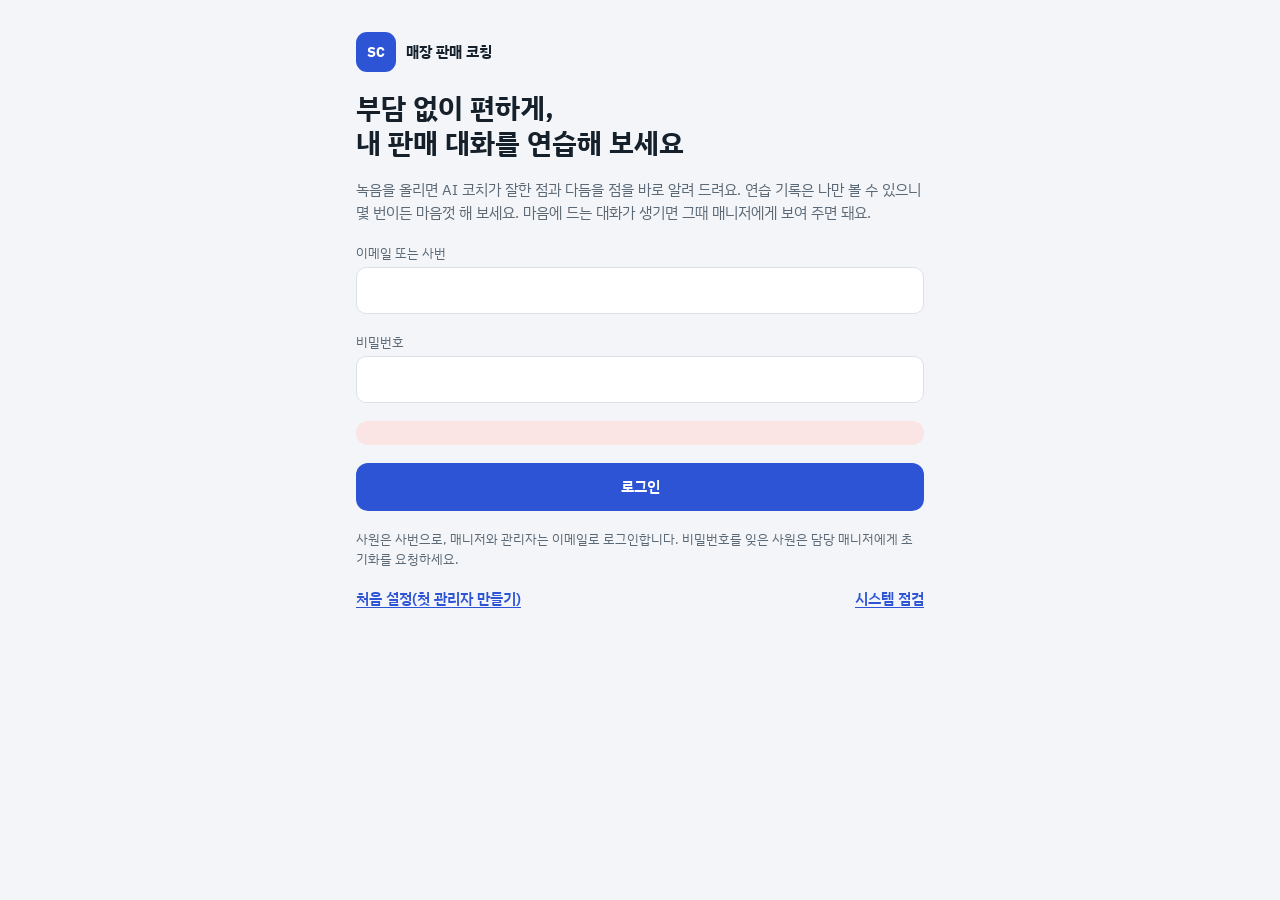
<file: coach/index.html>
<!doctype html>
<html lang="ko">
<head>
<meta charset="utf-8">
<meta name="viewport" content="width=device-width, initial-scale=1, viewport-fit=cover">
<title>매장 판매 코칭</title>
<meta name="description" content="판매 대화를 녹음해 올리면 AI가 교육자료 기준으로 코칭하고, 매니저가 평가하는 매장 판매 코칭 앱">
<meta name="theme-color" content="#2E54D6">
<meta name="apple-mobile-web-app-capable" content="yes">
<meta name="apple-mobile-web-app-title" content="판매코칭">
<link rel="manifest" href="manifest.webmanifest">
<link rel="icon" href="icons/icon.svg" type="image/svg+xml">
<link rel="apple-touch-icon" href="icons/icon-192.png">
<link rel="preconnect" href="https://fonts.googleapis.com">
<link rel="preconnect" href="https://fonts.gstatic.com" crossorigin>
<link rel="stylesheet" href="https://fonts.googleapis.com/css2?family=IBM+Plex+Mono:wght@500&family=IBM+Plex+Sans+KR:wght@400;500;600;700&display=swap">
<link rel="stylesheet" href="app/styles.css">
</head>
<body>
<div class="shell" id="app"><div class="boot">불러오는 중…</div></div>
<nav class="tabs" id="tabs" hidden><div class="tabs-in" id="tabs-in"></div></nav>
<div id="toast" class="toast" role="status" aria-live="polite" hidden></div>
<noscript>이 앱은 자바스크립트가 켜져 있어야 동작해요.</noscript>
<script type="module" src="app/main.js"></script>
</body>
</html>
</file>
<file: coach/app/styles.css>
:root{
  --bg:#F3F5F8;--surface:#FFFFFF;--surface-2:#EDF0F4;--line:#DCE1E8;
  --ink:#15202B;--muted:#5B6875;--accent:#2E54D6;--accent-ink:#FFFFFF;--accent-soft:#E3E9FB;
  --good:#16804F;--good-soft:#DFF2E8;--warn:#A86400;--warn-soft:#FBEED6;--bad:#C23636;--bad-soft:#FBE4E4;
  --shadow:0 1px 2px rgba(21,32,43,.06),0 4px 16px rgba(21,32,43,.06);
  --sans:"IBM Plex Sans KR","Apple SD Gothic Neo","Malgun Gothic",system-ui,sans-serif;
  --mono:"IBM Plex Mono",ui-monospace,"SFMono-Regular",Menlo,monospace;
}
@media (prefers-color-scheme:dark){:root:not([data-theme="light"]){
  color-scheme:dark;--bg:#0E1319;--surface:#161D26;--surface-2:#1D2631;--line:#2A3542;
  --ink:#E6ECF2;--muted:#94A1AF;--accent:#7D98F4;--accent-ink:#0E1319;--accent-soft:#1F2A4A;
  --good:#52C68F;--good-soft:#16301F;--warn:#E9A640;--warn-soft:#382A12;--bad:#F07878;--bad-soft:#3A1D20;
  --shadow:0 1px 2px rgba(0,0,0,.3);
}}
:root[data-theme="dark"]{
  color-scheme:dark;--bg:#0E1319;--surface:#161D26;--surface-2:#1D2631;--line:#2A3542;
  --ink:#E6ECF2;--muted:#94A1AF;--accent:#7D98F4;--accent-ink:#0E1319;--accent-soft:#1F2A4A;
  --good:#52C68F;--good-soft:#16301F;--warn:#E9A640;--warn-soft:#382A12;--bad:#F07878;--bad-soft:#3A1D20;
  --shadow:0 1px 2px rgba(0,0,0,.3);
}
*{box-sizing:border-box}
body{background:var(--bg);color:var(--ink);font-family:var(--sans);font-size:15px;line-height:1.55;-webkit-font-smoothing:antialiased}
button,input,select,textarea{font:inherit;color:inherit}
button{cursor:pointer}
:focus-visible{outline:2px solid var(--accent);outline-offset:2px}
.num{font-family:var(--mono);font-variant-numeric:tabular-nums}


.shell{max-width:600px;margin:0 auto;padding-inline:16px;padding-block:0 96px}
.topbar{position:sticky;top:env(safe-area-inset-top,0px);z-index:5;background:var(--bg);display:flex;align-items:center;gap:10px;padding-block:14px 10px;border-bottom:1px solid var(--line);margin-bottom:18px}
.topbar h1{font-size:19px;font-weight:700;margin:0;flex:1;text-wrap:balance}
.who{font-size:12.5px;color:var(--muted);text-align:right;line-height:1.35}
.back{border:0;background:var(--surface-2);border-radius:10px;width:36px;height:36px;display:grid;place-items:center}

.tabs{position:fixed;left:0;right:0;bottom:0;z-index:6;background:var(--surface);border-top:1px solid var(--line);padding-bottom:env(safe-area-inset-bottom,0px)}
.tabs-in{max-width:600px;margin:0 auto;display:grid;grid-auto-flow:column;grid-auto-columns:1fr}
.tabs button{border:0;background:none;padding:9px 4px 10px;display:flex;flex-direction:column;align-items:center;gap:3px;font-size:11.5px;color:var(--muted);position:relative}
.tabs button[aria-current="page"]{color:var(--accent);font-weight:600}
.tabs .dot{position:absolute;top:5px;left:calc(50% + 8px);background:var(--bad);color:#fff;font-size:10px;border-radius:999px;padding:0 5px;line-height:16px;font-family:var(--mono)}
svg.i{width:22px;height:22px;fill:none;stroke:currentColor;stroke-width:1.8;stroke-linecap:round;stroke-linejoin:round}

.stack{display:flex;flex-direction:column;gap:14px}
.sec-title{font-size:13px;font-weight:600;color:var(--muted);letter-spacing:.04em;margin:10px 0 -4px}
.panel{background:var(--surface);border:1px solid var(--line);border-radius:14px;padding:16px}
.panel h3{margin:0 0 10px;font-size:16px}
.tiles{display:grid;grid-template-columns:repeat(2,minmax(0,1fr));gap:10px}
.tile{background:var(--surface);border:1px solid var(--line);border-radius:14px;padding:13px 14px}
.tile .k{font-size:12.5px;color:var(--muted)}
.tile .v{font-family:var(--mono);font-size:26px;font-weight:500;line-height:1.2;margin-top:2px}
.tile .v small{font-size:13px;color:var(--muted);font-family:var(--sans)}
.delta{font-size:12.5px;font-family:var(--mono)}
.up{color:var(--good)}.down{color:var(--bad)}

.list{display:flex;flex-direction:column;background:var(--surface);border:1px solid var(--line);border-radius:14px;overflow:hidden}
.row{display:flex;align-items:center;gap:12px;padding:12px 14px;border:0;border-top:1px solid var(--line);background:none;text-align:left;width:100%}
.row:first-child{border-top:0}
button.row:hover{background:var(--surface-2)}
.row .main{flex:1;min-width:0}
.row .t{font-weight:600}
.row .s{font-size:13px;color:var(--muted);overflow:hidden;text-overflow:ellipsis;white-space:nowrap}
.score{font-family:var(--mono);font-size:18px;min-width:40px;text-align:right}
.avatar{width:36px;height:36px;border-radius:50%;background:var(--accent-soft);color:var(--accent);display:grid;place-items:center;font-weight:700;font-size:14px;flex:none}

.pill{display:inline-flex;align-items:center;gap:4px;border-radius:999px;padding:1px 9px;font-size:12px;font-weight:600;white-space:nowrap}
.p-good{background:var(--good-soft);color:var(--good)}
.p-warn{background:var(--warn-soft);color:var(--warn)}
.p-bad{background:var(--bad-soft);color:var(--bad)}
.p-info{background:var(--accent-soft);color:var(--accent)}
.p-mute{background:var(--surface-2);color:var(--muted)}
.chips{display:flex;flex-wrap:wrap;gap:6px}

.btn{border:0;border-radius:12px;padding:12px 16px;font-weight:600;background:var(--accent);color:var(--accent-ink);display:inline-flex;align-items:center;justify-content:center;gap:6px}
.btn.ghost{background:var(--surface-2);color:var(--ink)}
.btn.block{width:100%}
.btn:disabled{opacity:.45;cursor:not-allowed}
.btns{display:flex;gap:8px;flex-wrap:wrap}
.btns .btn{flex:1}

.stepper{display:grid;grid-template-columns:repeat(3,1fr);gap:6px}
.step{font-size:12.5px;color:var(--muted);border-top:3px solid var(--line);padding-top:6px}
.step.on{color:var(--ink);border-color:var(--accent);font-weight:600}
.step.done{border-color:var(--accent)}
.choice{border:1.5px solid var(--line);background:var(--surface);border-radius:12px;padding:12px 14px;text-align:left;display:flex;gap:12px;align-items:center;width:100%}
.choice[aria-pressed="true"]{border-color:var(--accent);background:var(--accent-soft)}
.choice .main{flex:1;min-width:0}
.grid2{display:grid;grid-template-columns:repeat(auto-fill,minmax(230px,1fr));gap:8px}
.drop{border:1.5px dashed var(--line);border-radius:14px;padding:22px 16px;text-align:center;background:var(--surface);display:flex;flex-direction:column;gap:10px;align-items:center}
.drop label{cursor:pointer}
.hint{font-size:13px;color:var(--muted)}
.note{font-size:13px;color:var(--muted);background:var(--surface-2);border-radius:10px;padding:10px 12px}

.stages{display:flex;flex-direction:column;gap:10px}
.stage{display:grid;grid-template-columns:22px 1fr auto;gap:10px;align-items:center;font-size:14px}
.stage .ic{width:22px;height:22px;border-radius:50%;border:2px solid var(--line);display:grid;place-items:center;font-size:12px}
.stage.done .ic{background:var(--good);border-color:var(--good);color:#fff}
.stage.run .ic{border-color:var(--accent);border-top-color:transparent;animation:spin 0.9s linear infinite}
.stage.wait{color:var(--muted)}
@keyframes spin{to{transform:rotate(360deg)}}
.bar{height:8px;background:var(--surface-2);border-radius:99px;overflow:hidden}
.bar i{display:block;height:100%;background:var(--accent);border-radius:99px;transition:width .25s}
.sizes{display:grid;grid-template-columns:1fr auto 1fr;align-items:center;gap:8px;text-align:center}
.sizes .v{font-family:var(--mono);font-size:22px}
.sizes .k{font-size:12px;color:var(--muted)}

.chart text{fill:var(--muted);font-size:11px;font-family:var(--sans)}
.chart .lbl{fill:var(--ink);font-size:12px}
.chart .grid{stroke:var(--line);stroke-width:1}
.legend{display:flex;gap:14px;font-size:12.5px;color:var(--muted);flex-wrap:wrap}
.legend span{display:inline-flex;align-items:center;gap:6px}
.sw{width:14px;height:8px;border-radius:3px;background:var(--accent);display:inline-block}
.sw.dot{width:9px;height:9px;border-radius:50%;background:var(--ink)}
.sw.low{background:var(--warn)}

.check{display:grid;grid-template-columns:auto 1fr;gap:4px 10px;padding:12px 0;border-top:1px solid var(--line)}
.check:first-of-type{border-top:0;padding-top:4px}
.check .req{font-weight:600;font-size:14.5px}
.check .ev{grid-column:2;font-size:13.5px;color:var(--muted);border-left:3px solid var(--line);padding-left:10px}
.check .ev .ts{font-family:var(--mono);font-size:12px;color:var(--accent)}
.check .type{grid-column:2;font-size:12px;color:var(--muted)}

.item{border-top:1px solid var(--line)}
.item:first-child{border-top:0}
.item-h{width:100%;border:0;background:none;display:flex;align-items:center;gap:10px;padding:12px 0;text-align:left}
.item-h .n{flex:1;font-weight:600}
.item-b{padding:0 0 14px;display:flex;flex-direction:column;gap:8px;font-size:14px}
.item-b p{margin:0}
.lab{font-size:12px;font-weight:600;letter-spacing:.03em;display:block;margin-bottom:2px}
.lab.b{color:var(--accent)}.lab.m{color:var(--warn)}
.scorebox{width:64px;border:1px solid var(--line);border-radius:8px;padding:4px 6px;background:var(--surface-2);font-family:var(--mono);text-align:right}
.tasks{margin:0;padding-left:20px;display:flex;flex-direction:column;gap:6px}
.meta{display:flex;flex-wrap:wrap;gap:6px 14px;font-size:13px;color:var(--muted)}
.banner{border-radius:12px;padding:12px 14px;font-size:14px;display:flex;gap:10px;align-items:flex-start}
.banner.warn{background:var(--warn-soft);color:var(--warn)}
.banner.good{background:var(--good-soft);color:var(--good)}
.banner.info{background:var(--accent-soft);color:var(--accent)}
.tbl{overflow-x:auto}
table{border-collapse:collapse;width:100%;font-size:14px}
th,td{padding:9px 8px;text-align:left;border-top:1px solid var(--line);white-space:nowrap}
th{font-size:12px;color:var(--muted);font-weight:600;border-top:0}
td.r,th.r{text-align:right}
.field{display:flex;flex-direction:column;gap:4px}
.field span{font-size:13px;color:var(--muted)}
.field input,.field select{border:1px solid var(--line);background:var(--surface);border-radius:10px;padding:11px 12px}

/* login */
.login{min-height:70vh;display:flex;flex-direction:column;justify-content:center;gap:18px;padding-block:32px}
.brand{display:flex;align-items:center;gap:10px}
.mark{width:40px;height:40px;border-radius:11px;background:var(--accent);color:var(--accent-ink);display:grid;place-items:center;font-weight:700;font-family:var(--mono)}
.login h1{font-size:28px;margin:0;line-height:1.25;text-wrap:balance}
.login p{margin:0;color:var(--muted)}
.rolepick{display:flex;flex-direction:column;gap:8px}
@media (prefers-reduced-motion:reduce){.stage.run .ic{animation:none}.bar i{transition:none}}
textarea{border:1px solid var(--line);background:var(--surface);border-radius:10px;padding:10px 12px;width:100%;min-height:76px;resize:vertical}
.cmp{display:grid;grid-template-columns:1fr 44px 70px;gap:8px;align-items:center;padding:9px 0;border-top:1px solid var(--line);font-size:14px}
.cmp:first-of-type{border-top:0}
.cmp.h{font-size:12px;color:var(--muted);font-weight:600;padding-top:0}
.cmp .ai{font-family:var(--mono);text-align:center;color:var(--muted)}
.cmp .gap{font-size:11.5px;color:var(--warn);font-weight:600}
.attempt{display:grid;grid-template-columns:auto 1fr auto;gap:10px;align-items:center;padding:11px 14px;border-top:1px solid var(--line);background:none;border-left:0;border-right:0;border-bottom:0;width:100%;text-align:left}
.attempt:first-child{border-top:0}
.attempt[aria-pressed="true"]{background:var(--accent-soft)}
.radio{width:18px;height:18px;border-radius:50%;border:2px solid var(--line);display:grid;place-items:center}
.attempt[aria-pressed="true"] .radio{border-color:var(--accent)}
.attempt[aria-pressed="true"] .radio::after{content:"";width:8px;height:8px;border-radius:50%;background:var(--accent)}
.sw.ai{width:9px;height:9px;border-radius:50%;background:var(--ink)}
.linechart text{fill:var(--muted);font-size:11px;font-family:var(--mono)}
.linechart .grid{stroke:var(--line)}

/* ---- 앱 전용 ---- */
html{-webkit-text-size-adjust:100%}
body{margin:0;min-height:100vh;padding-top:env(safe-area-inset-top,0px)}
.boot{padding:40vh 0 0;text-align:center;color:var(--muted)}
.spin{display:inline-block;width:18px;height:18px;border:2px solid var(--line);border-top-color:var(--accent);border-radius:50%;animation:spin .9s linear infinite;vertical-align:middle}
.loading{padding:40px 0;text-align:center;color:var(--muted);display:flex;gap:10px;justify-content:center;align-items:center}
.topbar .icon-btn{border:0;background:var(--surface-2);border-radius:10px;padding:8px 10px;font-size:12.5px}
.toast{position:fixed;left:50%;transform:translateX(-50%);bottom:calc(84px + env(safe-area-inset-bottom,0px));z-index:20;background:var(--ink);color:var(--bg);padding:10px 16px;border-radius:12px;font-size:14px;max-width:calc(100% - 32px);box-shadow:var(--shadow)}
.toast.err{background:var(--bad);color:#fff}
.banner.bad{background:var(--bad-soft);color:var(--bad)}
.empty{padding:28px 16px;text-align:center;color:var(--muted);font-size:14px}
.field textarea,.field select,.field input{font:inherit}
.row-actions{display:flex;gap:6px;flex-wrap:wrap}
.btn.sm{padding:6px 10px;font-size:13px;border-radius:9px}
.btn.danger{background:var(--bad-soft);color:var(--bad)}
.link{background:none;border:0;color:var(--accent);padding:0;font-weight:600;text-decoration:underline;text-underline-offset:3px}
audio{width:100%}
.transcript{max-height:420px;overflow:auto;display:flex;flex-direction:column;gap:6px;font-size:14px}
.transcript .ln{display:grid;grid-template-columns:44px 40px 1fr;gap:6px}
.transcript .ln .ts{font-family:var(--mono);font-size:12px;color:var(--muted);padding-top:2px}
.transcript .ln.me .who{color:var(--accent);font-weight:600}
.transcript .who{font-size:12.5px;color:var(--muted);padding-top:1px}
.check-edit{display:grid;grid-template-columns:120px 1fr auto;gap:6px;align-items:center;padding:6px 0;border-top:1px solid var(--line)}
.check-edit select,.check-edit input{border:1px solid var(--line);border-radius:8px;padding:8px;background:var(--surface);min-width:0}
@media (max-width:480px){.check-edit{grid-template-columns:1fr auto}.check-edit select{grid-column:1/-1}}
.st{display:grid;grid-template-columns:24px 1fr;gap:8px;padding:10px 0;border-top:1px solid var(--line);font-size:14px}
.st:first-child{border-top:0}
.st .ok{color:var(--good);font-weight:700}.st .no{color:var(--bad);font-weight:700}.st .wait{color:var(--muted)}
.st .hint{grid-column:2}
.cmp input.scorebox{justify-self:end}
.menu-list .row{cursor:pointer}

/* 노트북(넓은 화면): 관리자·매니저는 넓게 */
@media (min-width:900px){
  body.wide .shell{max-width:1100px}
  body.wide .tabs-in{max-width:1100px}
  body.wide .tiles{grid-template-columns:repeat(4,1fr)}
}
.drop.over{border-color:var(--accent);background:var(--accent-soft,rgba(46,84,214,.08))}
.batch-tbl td{vertical-align:top}
.batch-tbl select{max-width:220px;font:inherit;padding:6px 8px;border:1px solid var(--line);border-radius:8px;background:var(--surface);color:var(--ink);display:block;margin-bottom:4px}
.batch-tbl .fname{font-weight:500;word-break:break-all}
.grid-names{display:grid;grid-template-columns:2fr 1fr;gap:12px;margin-top:10px}
@media (max-width:600px){.grid-names{grid-template-columns:1fr}}
</file>
